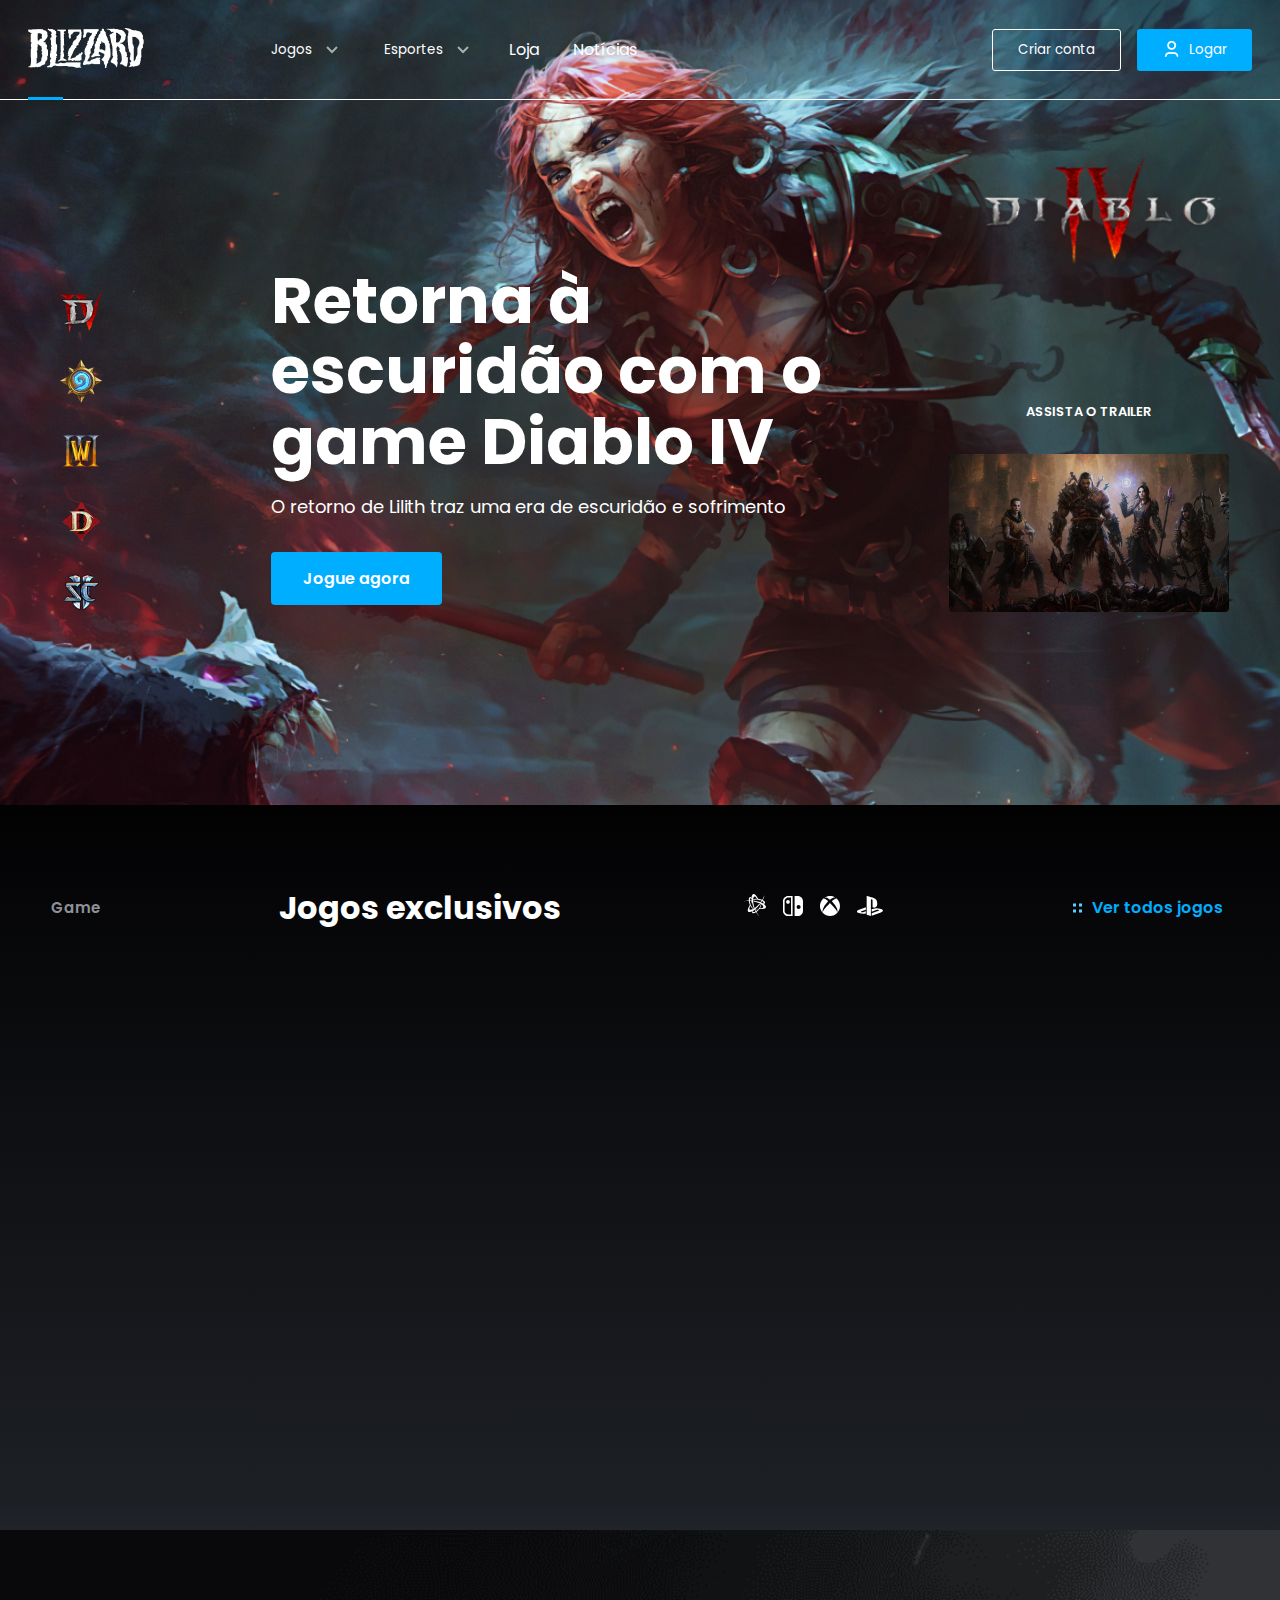
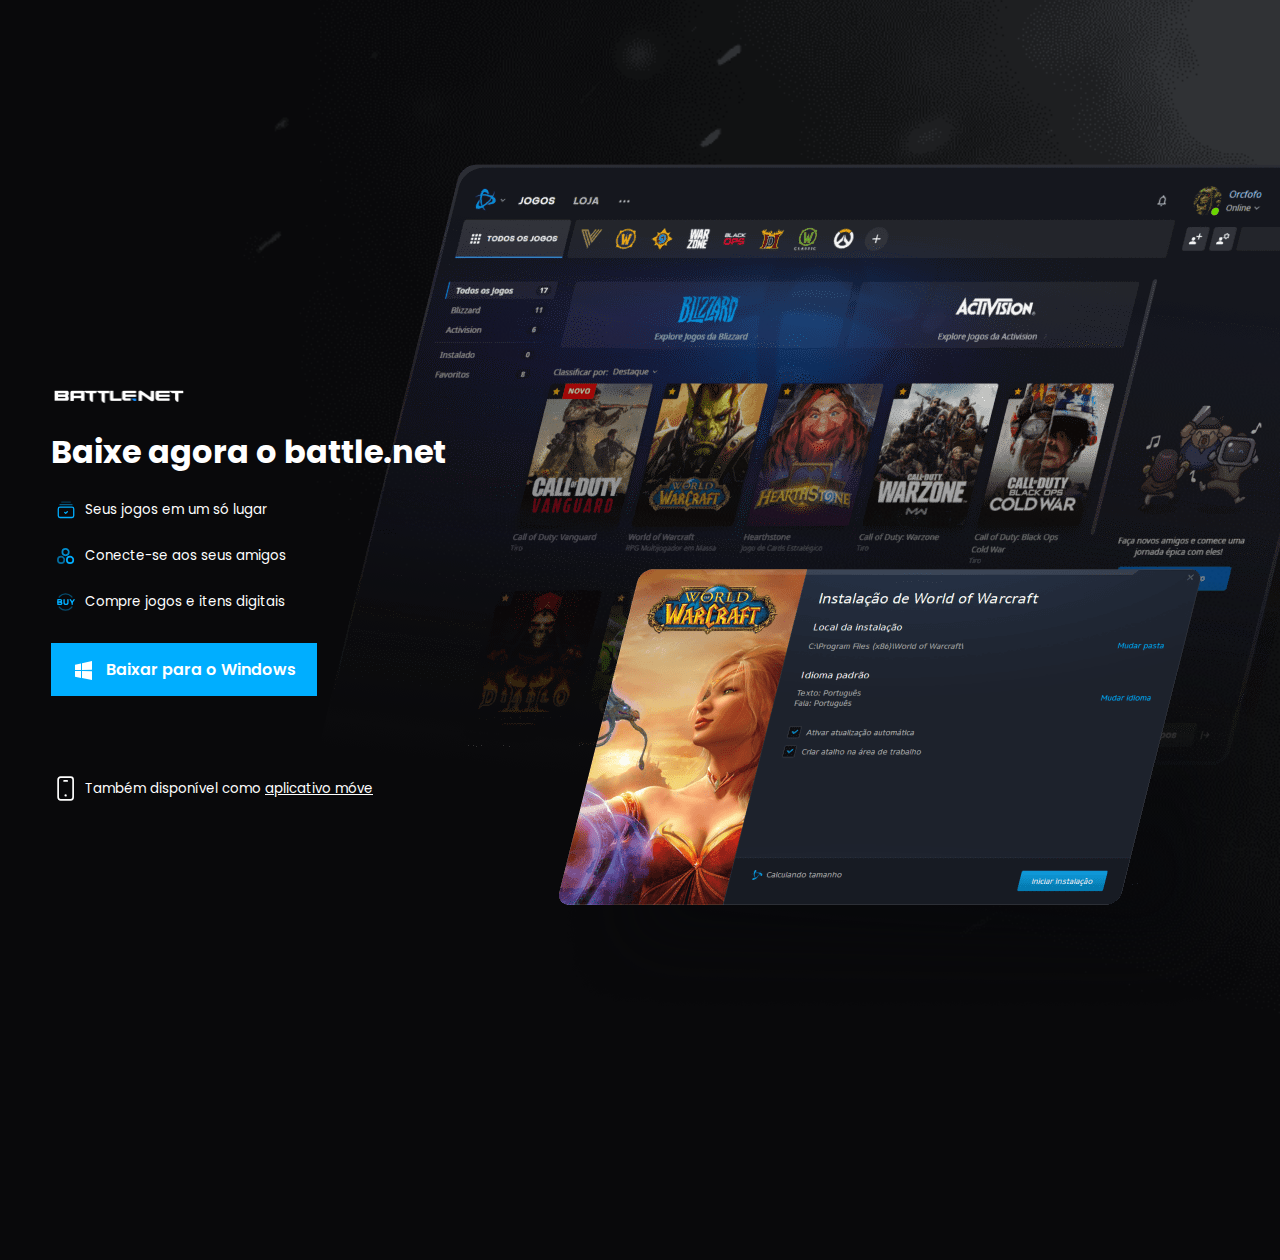
<file: index.html>
<!DOCTYPE html>
<html lang="pt-BR">

<head>
    <meta charset="UTF-8">
    <meta name="viewport" content="width=device-width, initial-scale=1.0">
    <link rel="preconnect" href="https://fonts.googleapis.com">
    <link rel="preconnect" href="https://fonts.gstatic.com" crossorigin>
    <link
        href="https://fonts.googleapis.com/css2?family=League+Spartan:wght@300;400;500;600&family=Montserrat:wght@600&family=Poppins:wght@500;700&family=Raleway:wght@500;600;700&display=swap"
        rel="stylesheet">
    <title>Document</title>
    <link rel="stylesheet" href="sass/main.css">
    <script src="js/script.js" defer></script>
</head>

<body>
        <header>
            <div class="center">
                
                <div class="cabecalho">
                    <div class="novigation">
                        <div class="logo">
                            <img src="assets/logo-blizzard.png" alt="logo" loading="lazy" loading="eager">
                            <span class="progress-bar"></span>
                        </div>
                        <nav>
                            <button class="open_button_jogos">
                                <p>Jogos</p>
                                <svg xmlns="http://www.w3.org/2000/svg" width="12" height="8" viewBox="0 0 12 8"
                                    fill="none">
                                    <path opacity="0.6" d="M1 1L6 6L11 1" stroke="white" stroke-width="2" />
                                </svg>
                            </button>
                            <button class="open_button_esportes">
                                <p>Esportes</p>
                                <svg xmlns="http://www.w3.org/2000/svg" width="12" height="8" viewBox="0 0 12 8"
                                    fill="none">
                                    <path opacity="0.6" d="M1 1L6 6L11 1" stroke="white" stroke-width="2" />
                                </svg>
                            </button>
                            <a href="">Loja</a>
                            <a href="">Notícias</a>
                        </nav>
                    </div>
                    <div class="menu_bar">
                        <div class="buttons">
                            <button class="criar" onclick="chamarModal()"><span>Criar conta</span></button>
                            <button class="logar" id="logar" onclick="chamarModal()">
                                <img src="assets/banner-hero/icons/icons.png" alt="icone" loading="lazy" loading="eager">
                                <span>Logar</span>
                            </button>
                        </div>
                        <button class="button_bar">
                            <svg xmlns="http://www.w3.org/2000/svg" width="28" height="21" viewBox="0 0 28 21" fill="none">
                                <path d="M0 1H28" stroke="white" stroke-width="1.5" />
                                <path d="M0 10.3334H28" stroke="white" stroke-width="1.5" />
                                <path d="M0 19.6666H28" stroke="white" stroke-width="1.5" />
                            </svg>
                        </button>
                    </div>
                </div>
                <div class="content_esportes" id="section1">
                    <div class="section_bar">
                        <span>
                            <a href="#">
                                <img src="assets/banner-hero/esportes_1.png" alt="banner-hero" loading="lazy" loading="eager">
                                <p>Hearthstone® masters</p>
                            </a>
                        </span>
                        <span>
                            <a href="#">
                                <img src="assets/banner-hero/esportes_2.png" alt="banner-hero" loading="lazy" loading="eager">
                                <p>Campeonato Mundial de Arena WoW®</p>
                            </a>
                        </span>
                        <span>
                            <a href="#">
                                <img src="assets/banner-hero/esportes_3.png" alt="banner-hero" loading="lazy" loading="eager">
                                <p>StarCraft® II WCS</p>
                            </a>
                        </span>
                        <span>
                            <a href="#">
                                <img src="assets/banner-hero/esportes_4.png" alt="banner-hero" loading="lazy" loading="eager">
                                <p>Copa Mundial de Overwatch®</p>
                            </a>
                        </span>
                        <span>
                            <a href="#">
                                <img src="assets/banner-hero/esportes_5.png" alt="banner-hero" loading="lazy" loading="eager">
                                <p>Liga de Overwatch®</p>
                            </a>
                        </span>
                    </div>
                    <footer>
                        <a href=""><img src="assets/banner-hero/icons/trofeu.svg" alt="banner-hero" loading="lazy" loading="eager">Torneios da comunidade</a>
                    </footer>
                </div>
                <div class="content_jogos" id="section2">
                    <div class="jogos">
                        <a href="#"><img src="assets/banner-hero/icons/game-1.png" alt="" loading="eager"><p>Diablo® II ressurected</p></a>
                        <a href="#"><img src="assets/banner-hero/icons/game-2.png" alt="" loading="eager"><p>Overwatch® 2</p></a>
                        <a href="#"><img src="assets/banner-hero/icons/game-3.png" alt="" loading="eager"><p>World of Warcraft®</p></a>
                        <a href="#"><img src="assets/banner-hero/icons/game-4.png" alt="" loading="eager"><p>Hearthstone®</p></a>
                        <a href="#"><img src="assets/banner-hero/icons/game-55.png" alt="" loading="eager"><p>Heroes of the storm®</p></a>
                        <a href="#"><img src="assets/banner-hero/icons/game-6.png" alt="" loading="eager"><p>Warcraft® III Reforged</p></a>
                        <a href="#"><img src="assets/banner-hero/icons/game-7.png" alt="" loading="eager"><p>Diablo® IV</p></a>
                        <a href="#"><img src="assets/banner-hero/icons/game-8.png" alt="" loading="eager"><p>Diablo® Immortal</p></a>
                        <a href="#"><img src="assets/banner-hero/icons/game-9.png" alt="" loading="eager"><p>Diablo® Immortal</p></a>
                        <a href="#"><img src="assets/banner-hero/icons/game-10.png" alt="" loading="eager"><p>StarCraft® II</p></a>
                        <a href="#"><img src="assets/banner-hero/icons/game-11.png" alt="" loading="eager"><p>StarCraft® Remastered</p></a>
                        <a href="#"><img src="assets/banner-hero/icons/game-12.png" alt="" loading="eager"><p>Arcade da Blizzard®</p></a>
                    </div>
                    <footer>
                        <a href="#"><img src="assets/banner-hero/jogos_logo/ver_todos.svg" alt="" loading="eager">Ver todos jogos</a>
                        <a href="#"><img src="assets/banner-hero/jogos_logo/logo.svg" alt="" loading="eager">Aplicativo Battle.net</a>
                        <a href="#"><img src="assets/banner-hero/jogos_logo/dowload.svg" alt="" loading="eager">Downloads</a>
                        <a href="#"><img src="assets/banner-hero/jogos_logo/forum.svg" alt="" loading="eager">Fóruns dos jogos</a>
                    </footer>
                </div>
            </div>

            <div class="modal">
                <div class="email">
                    <button class="button_close">
                        <img src="assets/close.svg" alt="">
                    </button>
                    <form>
                        <div class="logo_modal">
                            <img src="assets/logo-battle-net.png" alt="">
                        </div>
    
                        <div class="dados">
                            <input type="text" placeholder="E-mail ou telefone">
                            <input type="password" placeholder="Senha">
                            <button>Cadastrar-se</button>
                        </div>
    
                        <div class="sicial_links">
                            <p>ou conecte-se com</p>
                            <div class="social">
                                <a href="#">
                                    <img src="assets/logo_gogle.svg" alt="">
                                </a>
                                <a href="#">
                                    <img src="assets/logo_ap.svg" alt="">
                                </a>
                                <a href="#">
                                    <img src="assets/logo_face.svg" alt="">
                                </a>
                            </div>
                        </div>
    
                        <div class="footer_modal">
                            <p>
                                <a href="">Crie uma conta</a> Battle.net de graça
                            </p>
                            <a href="">Não consegue logar?</a>
                        </div>
                    </form>
                </div>
            </div>

            <section class="Banner_hero">
                <section class="content_1">
                    <div class="left_button">
                        <button id="1"><img src="assets/banner-hero/icons/game-7.png" alt=""></button>
                        <button id="2"><img src="assets/banner-hero/icons/game-4.png" alt=""></button>
                        <button id="3"><img src="assets/banner-hero/icons/game-6.png" alt=""></button>
                        <button id=""><img src="assets/banner-hero/icons/game-8.png" alt=""></button>
                        <button id=""><img src="assets/banner-hero/icons/game-10.png" alt=""></button>
                    </div>
                    <div class="conteudo_section_1">
                        <div class="left_content">
                            <h1 id="titulo">Retorna à escuridão com o game Diablo IV</h1>
                            <p id="paragrafo">O retorno de Lilith traz uma era de escuridão e sofrimento</p>
                            <button>Jogue agora</button>
                        </div>
                        <div class="right_content">
                            <img class="logo_app" src="assets/banner-hero/games/diablo-logo.png" alt="">
                            <div class="container">
                                <p>Assista o trailer</p>
                                <img class="capaGif" src="assets/banner-hero/games/diablo-animation-cover.png" alt="">
                                <div class="overlay">
                                    <img id="imagem" src="assets/banner-hero/games/diablo-animation.gif" alt="">
                                </div>
                            </div>
                        </div>
                    </div>
                </section>
                <div class="progres"></div>
            </section>
        </header>



        <section class="Jogos_Exclusivo">
            <div class="app_card">
                <div class="header">
                    <p>Game</p>

                    <h2>Jogos exclusivos</h2>


                    <div class="logos">
                        <button>
                            <img src="assets/banner-hero/jogos_logo/logoBR.svg" alt="">
                        </button>
                        <button>
                            <img src="assets/banner-hero/jogos_logo/cel.svg" alt="">
                        </button>
                        <button>
                            <img src="assets/banner-hero/jogos_logo/xbox.svg" alt="">
                        </button>
                        <button>
                            <img src="assets/banner-hero/jogos_logo/plays.svg" alt="">
                        </button>
                    </div>

                    <div class="ver_todos">
                        <button>
                            <svg xmlns="http://www.w3.org/2000/svg" width="9" height="10" viewBox="0 0 9 10" fill="none">
                                <rect y="0.5" width="3" height="3" fill="#61CDFF"/>
                                <rect y="6.5" width="3" height="3" fill="#61CDFF"/>
                                <rect x="6" y="0.5" width="3" height="3" fill="#61CDFF"/>
                                <rect x="6" y="6.5" width="3" height="3" fill="#61CDFF"/>
                              </svg>
                            <p>Ver todos jogos</p>
                        </button>
                    </div>
                </div>

                <div class="cards">
                    <!-- <div class="card">
                        <div class="texto">
                            <img src="assets/banner-hero/games/diablo-animation-cover.png" alt="">

                            <p>Diablo II: Resurrected</p>
                            <span>RPG de ação</span>
                        </div>
                        <img class="relative" src="assets/banner-hero/games/diablo-logo.png" alt="">
                    </div> -->
                    <div class="card_mais">
                        <!-- <div class="ver_todos">
                            <img src="assets/logo-blizzard.png" alt="">
                            <button>
                                <svg xmlns="http://www.w3.org/2000/svg" width="9" height="10" viewBox="0 0 9 10" fill="none">
                                    <rect y="0.5" width="3" height="3" fill="#61CDFF"/>
                                    <rect y="6.5" width="3" height="3" fill="#61CDFF"/>
                                    <rect x="6" y="0.5" width="3" height="3" fill="#61CDFF"/>
                                    <rect x="6" y="6.5" width="3" height="3" fill="#61CDFF"/>
                                  </svg>
                                <p>Ver todos jogos</p>
                            </button>
                        </div> -->
                    </div>
                </div>
            </div>
        </section>

        <footer class="footer">
            <div class="app_footer">
                <div class="flex">
                    <div class="content_footer">
                        <img src="assets/logo-battle-net.png" alt="">
                        <h2>Baixe agora o battle.net</h2>
                        <div class="componentes">
                            <button>
                                <img src="assets/footer/arquivos.svg" alt="">
                                <p>Seus jogos em um só lugar</p>
                            </button>
                            <button>
                                <img src="assets/footer/conectar.svg" alt="">
                                <p>Conecte-se aos seus amigos</p>
                            </button>
                            <button>
                                <img src="assets/footer/buy.svg" alt="">
                                <p>Compre jogos e itens digitais</p>
                            </button>
                            
                        </div>
                        <button id="botaoDownload">
                            <img src="assets/footer/icon-windows.svg" alt="">
                            <p>Baixar para o Windows</p>
                        </button>
    
                        <button class="aplicativo">
                            <img src="assets/footer/celular.svg" alt="">
                            <p>Também disponível como <a href="">aplicativo móve</a></p>
                        </button>
                    </div>
    
                    <div class="ilustration">
                        <img class="ilustration_img1" src="assets/ilustrations/app.png" alt="">
                        <img class="ilustration_img" src="assets/ilustrations/app-mini.png" alt="">
                    </div>
                </div>
            </div>
        </footer>



</body>

</html>
</file>
<file: sass/main.css>
:root {
  --colors-blue: #00AEFF;
  --colors-white: #FFF;
  --colors-gray-1: #E5E5E5;
  --colors-gray-2: #8F9199;
  --colors-gray-3: #828792;
  --colors-gray-4: #9D9D9D;
  --colors-neutral: #15171B;
  --colors-gradient-1: linear-gradient(136.72deg, rgba(7, 7, 10, 0.86) 19.22%, rgba(15, 16, 22, 0.5) 76.59%);
  --colors-black: #020203;
  --colors-gradient-2: linear-gradient(180deg, #020203 0%, rgba(14, 17, 23, 0.92) 96.35%, rgba(14, 17, 23, 0.9) 100%);
  --fonts-poppins: Poppins, sans-serif;
}

* {
  font-family: var(--fonts-poppins);
}

button {
  cursor: pointer;
}

/* Reset CSS */
html, body, div, span, applet, object, iframe,
h1, h2, h3, h4, h5, h6, p, blockquote, pre,
a, abbr, acronym, address, big, cite, code,
del, dfn, em, img, ins, kbd, q, s, samp,
small, strike, strong, sub, sup, tt, var,
b, u, i, center,
dl, dt, dd, ol, ul, li,
fieldset, form, label, legend,
table, caption, tbody, tfoot, thead, tr, th, td {
  margin: 0;
  padding: 0;
  border: 0;
  outline: 0;
  font-size: 100%;
  vertical-align: baseline;
  background: transparent;
}

a {
  text-decoration: none;
}

body {
  line-height: 1;
}

ol, ul {
  list-style: none;
}

blockquote, q {
  quotes: none;
}

blockquote:before, blockquote:after,
q:before, q:after {
  content: "";
  content: none;
}

table {
  border-collapse: collapse;
  border-spacing: 0;
}

header {
  transition: all 0.7s ease;
  background-image: url("../assets/banner-hero/games/diablo-bg.png");
  background-position: center center;
  background-repeat: no-repeat;
  background-size: cover;
}
header .center {
  border-bottom: 1px solid var(--colors-white);
  margin: 0 auto;
  max-width: 1521px;
  width: 100%;
}
header .center .cabecalho {
  padding: 28px;
  display: flex;
  flex-direction: row;
  justify-content: space-between;
  align-items: center;
  position: relative;
  z-index: 10;
}
header .center .cabecalho .logo {
  color: var(--colors-white);
  border: none;
  border-radius: 5px;
  cursor: pointer;
  position: relative;
  transition: background-color 0.3s;
}
header .center .cabecalho .logo .progress-bar {
  position: absolute;
  bottom: -29px;
  left: 0;
  width: 30%;
  height: 3px;
  background-color: var(--colors-blue);
  transition: width 0.3s;
}
header .center .cabecalho .logo:hover .progress-bar {
  width: 100%;
}
header .center .cabecalho .novigation {
  display: flex;
  flex-direction: row;
  align-items: center;
  gap: 121px;
}
header .center .cabecalho .menu_bar {
  display: flex;
  flex-direction: row;
  gap: 89px;
  align-items: center;
  justify-content: space-between;
}
header .center .cabecalho .menu_bar .buttons {
  gap: 16px;
  display: flex;
  flex-direction: row;
  flex-wrap: wrap;
}
header .center .cabecalho .menu_bar .buttons button {
  background: transparent;
  padding: 10px 25.231px;
  border-radius: 3px;
  color: var(--colors-white);
  cursor: pointer;
}
header .center .cabecalho .menu_bar .buttons .criar {
  border: 0.788px solid #FFF;
  color: #fff;
  position: relative;
  overflow: hidden;
}
header .center .cabecalho .menu_bar .buttons .criar span {
  position: relative;
  z-index: 1;
}
header .center .cabecalho .menu_bar .buttons .criar::before {
  content: "";
  position: absolute;
  top: 0;
  left: -100%;
  width: 100%;
  height: 100%;
  background-color: var(--colors-white);
  transform: translateX(0);
  transition: transform 0.5s;
}
header .center .cabecalho .menu_bar .buttons .criar:hover::before {
  transform: translateX(100%);
}
header .center .cabecalho .menu_bar .buttons .criar:hover {
  color: #000;
}
header .center .cabecalho .menu_bar .buttons .logar {
  display: flex;
  justify-content: center;
  align-items: center;
  gap: 6.308px;
  background: var(--colors-blue);
  border: none;
}
header .center .cabecalho .menu_bar .button_bar {
  background-color: transparent;
  border: none;
}

a {
  color: var(--colors-white);
}

@media (max-width: 600px) {
  header .center .cabecalho .menu_bar .buttons {
    display: none;
  }
}
body {
  background-color: #ccc;
}

nav {
  display: flex;
  flex-direction: row;
  justify-content: space-between;
  align-items: center;
  gap: 34px;
}
nav button {
  background-color: transparent;
  display: flex;
  flex-direction: row;
  gap: 14px;
  align-items: center;
  border: none;
  color: var(--colors-white);
  cursor: pointer;
}
nav a {
  color: var(--colors-white);
  text-decoration: none;
}

.button_bar {
  display: none;
}

@media (max-width: 978px) {
  nav {
    display: none;
  }
  .button_bar {
    display: block;
  }
}
:root {
  --cor-1: #00AEFF;
  --cor-2: #fff;
}

.modal {
  background: url("../assets/modal.png"), lightgray 50%/cover no-repeat;
  box-shadow: 0px 4px 4px 0px rgba(0, 0, 0, 0.25);
  max-width: 696px;
  padding: 20px;
  position: absolute;
  margin: 0 auto;
  top: 76px;
  right: 0;
  left: 0;
  display: none;
  border-radius: 4px;
  z-index: 100;
  opacity: 0;
}
.modal .email .button_close {
  border: none;
  display: flex;
  justify-content: end;
  width: 100%;
  background-color: transparent;
}
.modal .email form {
  display: flex;
  flex-direction: column;
  align-items: center;
  text-align: center;
  gap: 40px;
  max-width: 426px;
  margin: 0 auto;
}
.modal .email form .dados {
  display: flex;
  flex-direction: column;
  gap: 16px;
  width: 100%;
}
.modal .email form .dados input {
  padding: 13px;
  border-radius: 4px;
  outline: 0;
  border: none;
}
.modal .email form .dados button {
  padding: 13px;
  border-radius: 4px;
  background: var(--cor-1);
  color: var(--cor-2);
  border: none;
}
.modal .email form .sicial_links {
  display: flex;
  flex-direction: column;
  gap: 16px;
  color: var(--cor-2);
}
.modal .email form .sicial_links a {
  display: inline-block;
}
.modal .email form .footer_modal {
  display: flex;
  flex-direction: column;
  gap: 16px;
  color: var(--cor-2);
}
.modal .email form .footer_modal a {
  color: var(--cor-1);
}

header {
  display: flex;
  flex-direction: column;
  margin: 0 auto;
}
header .content_esportes {
  background: var(--colors-gradient-1);
  display: flex;
  flex-direction: column;
  align-items: center;
  justify-content: space-between;
  height: -moz-fit-content;
  height: fit-content;
  max-height: 0;
  position: absolute;
  top: 0;
  overflow: hidden;
  z-index: 5;
  margin: auto;
  transition: all 0.5s ease 0s;
  -webkit-backdrop-filter: blur(6px);
          backdrop-filter: blur(6px);
  width: 100%;
  width: 100%;
  max-width: 1525px;
  top: 0;
  left: 0;
  right: 0;
}
header .content_esportes .section_bar {
  width: 100%;
  max-width: 1216px;
  display: flex;
  flex-direction: row;
  padding: 55px 0;
  align-items: center;
  margin: 115px auto 0px;
  flex-wrap: wrap;
}
header .content_esportes .section_bar span {
  margin: auto;
  display: flex;
  flex-direction: column;
  align-items: center;
  justify-content: center;
}
header .content_esportes .section_bar span a {
  color: var(--colors-white);
  display: flex;
  flex-direction: column;
  gap: 23px;
  align-items: center;
  justify-content: center;
  text-align: center;
  max-width: 170px;
  text-decoration: none;
}
header .content_esportes .section_bar span a img {
  display: block;
  -o-object-fit: cover;
     object-fit: cover;
  width: 100%;
  transition: transform 0.3s ease-in-out;
}
header .content_esportes .section_bar span a img:hover {
  transform: scale(1.1); /* Aumenta em 10% */
}
header .content_esportes footer {
  width: 100%;
  background-color: var(--colors-neutral);
  width: 100%;
  padding: 24px 0;
  text-align: center;
}
header .content_esportes footer a {
  display: flex;
  flex-direction: row;
  align-items: center;
  gap: 10px;
  justify-content: center;
  text-decoration: none;
}
header .content_esportes.show {
  max-height: 1300px;
  min-height: -moz-fit-content;
  min-height: fit-content;
}

@media (max-width: 400px) {
  .content_esportes.show {
    height: -moz-fit-content;
    height: fit-content;
  }
}
.content_jogos {
  background: var(--colors-gradient-1);
  display: flex;
  flex-direction: column;
  align-items: center;
  justify-content: space-between;
  max-height: 0;
  position: absolute;
  top: 0;
  overflow: hidden;
  z-index: 5;
  margin: auto;
  transition: all 0.5s ease 0s;
  -webkit-backdrop-filter: blur(6px);
          backdrop-filter: blur(6px);
  width: 100%;
  width: 100%;
  max-width: 1525px;
  top: 0;
  left: 0;
  right: 0;
}
.content_jogos .jogos {
  width: 100%;
  max-width: 1216px;
  display: flex;
  flex-direction: row;
  padding: 55px 0;
  align-items: center;
  margin: 115px auto 0px;
  flex-wrap: wrap;
  text-align: center;
  gap: 32px;
}
.content_jogos .jogos a {
  display: flex;
  flex-direction: column;
  align-items: center;
  width: 176px;
  margin: auto;
  align-items: center;
  padding: 33px 0;
  gap: 8px;
}
.content_jogos .jogos a img {
  width: 100%;
  max-width: 69.396px;
  display: block;
  -o-object-fit: cover;
     object-fit: cover;
  width: 100%;
  transition: transform 0.3s ease-in-out;
}
.content_jogos .jogos a img:hover {
  transform: scale(1.1); /* Aumenta em 10% */
}
.content_jogos footer {
  width: 100%;
  background-color: var(--colors-neutral);
  width: 100%;
  padding: 24px 0;
  text-align: center;
  display: flex;
  flex-direction: row;
  flex-wrap: wrap;
  align-items: center;
  justify-content: center;
  gap: 64px;
}
.content_jogos footer a {
  display: flex;
  flex-direction: row;
  gap: 10px;
  align-items: center;
}

.content_jogos.show {
  max-height: 1300px;
}

.Banner_hero {
  max-width: 1521px;
  margin: auto;
  background: transparent;
}
.Banner_hero .content_1 {
  margin: 32px 51px;
  display: flex;
  flex-direction: row;
  gap: 160px;
  align-items: center;
  justify-content: space-evenly;
}
.Banner_hero .content_1 .left_button {
  display: flex;
  flex-direction: column;
  justify-content: space-between;
  align-items: center;
  flex-wrap: wrap;
  gap: 20px;
}
.Banner_hero .content_1 .left_button button {
  background: transparent;
  border: none;
}
.Banner_hero .content_1 .left_button button img {
  display: block;
  max-width: 48px;
}
.Banner_hero .content_1 .conteudo_section_1 {
  display: flex;
  flex-direction: row;
  align-items: center;
  gap: 9%;
}
.Banner_hero .content_1 .conteudo_section_1 h1 {
  color: var(--colors-white);
  font-family: Poppins;
  font-size: 64px;
  font-style: normal;
  font-weight: 700;
  line-height: 110.2%; /* 70.528px */
  margin-bottom: 16px;
}
.Banner_hero .content_1 .conteudo_section_1 p {
  color: var(--colors-white);
  font-size: 18px;
  font-style: normal;
  font-weight: 400;
  line-height: normal;
  letter-spacing: -0.09px;
  margin-bottom: 32px;
  border-radius: 4px;
}
.Banner_hero .content_1 .conteudo_section_1 button {
  padding: 14px 32px;
  background: var(--colors-blue);
  color: var(--colors-white);
  text-align: center;
  font-family: Poppins;
  font-size: 16px;
  font-style: normal;
  font-weight: 600;
  line-height: normal;
  border: none;
  border-radius: 4px;
  margin-bottom: 31px;
}
.Banner_hero .content_1 .conteudo_section_1 .right_content {
  display: flex;
  flex-direction: column;
  align-items: center;
  gap: 112px;
}
.Banner_hero .content_1 .conteudo_section_1 .right_content img {
  display: block;
  width: 100%;
  width: 280px;
  height: 158px;
  flex-shrink: 0;
  -o-object-fit: cover;
     object-fit: cover;
}
.Banner_hero .content_1 .conteudo_section_1 .right_content .container {
  display: flex;
  flex-direction: column;
  position: relative;
  text-align: end;
  overflow: hidden;
}
.Banner_hero .content_1 .conteudo_section_1 .right_content .container p {
  color: var(--colors-white);
  text-align: center;
  font-family: Poppins;
  font-size: 13px;
  font-style: normal;
  font-weight: 600;
  line-height: normal;
  text-transform: uppercase;
}
.Banner_hero .content_1 .conteudo_section_1 .right_content .container .overlay {
  position: relative;
  top: -159px;
  height: 100%;
  width: 100%;
  display: flex;
  justify-content: center;
  align-items: center;
  opacity: 0;
  transition: opacity 0.3s ease;
}
.Banner_hero .content_1 .conteudo_section_1 .right_content .container .overlay:hover {
  opacity: 1; /* Mostrar a cobertura quando o mouse passa por cima */
}
.Banner_hero .progres {
  background: var(--colors-blue);
  height: 3px;
  width: 0;
}

@media (max-width: 1010px) {
  .Banner_hero .content_1 {
    flex-direction: column-reverse;
    gap: 0;
    align-items: start;
    margin: 32px 14px;
  }
  .Banner_hero .content_1 .left_button {
    flex-direction: row;
    gap: 11px;
  }
  .Banner_hero .content_1 .conteudo_section_1 {
    gap: 0;
  }
  .Banner_hero .content_1 .conteudo_section_1 h1 {
    color: var(--colors-white);
    font-family: Poppins;
    font-size: 60px;
  }
}
@media (max-width: 800px) {
  .Banner_hero .content_1 .left_button {
    justify-content: space-between;
  }
  .Banner_hero .content_1 .conteudo_section_1 h1 {
    font-size: 40px;
  }
  .Banner_hero .content_1 .conteudo_section_1 .right_content {
    display: none !important;
  }
}
.Jogos_Exclusivo {
  color: var(--colors-white);
  width: 100%;
  background: var(--colors-gradient-2);
}
.Jogos_Exclusivo .app_card {
  max-width: 1521px;
  margin: 0 auto;
  padding: 0 51px;
}
.Jogos_Exclusivo .app_card .header {
  padding: 85px 0;
  width: 100%;
  display: flex;
  flex-direction: row;
  align-items: center;
  justify-content: space-between;
}
.Jogos_Exclusivo .app_card .header p {
  color: #8F9199;
  font-size: 15px;
  font-style: normal;
  font-weight: 600;
  line-height: normal;
}
.Jogos_Exclusivo .app_card .header h2 {
  font-size: 32px;
  font-style: normal;
  font-weight: 700;
  line-height: 110.2%; /* 35.264px */
}
.Jogos_Exclusivo .app_card .header .logos button {
  background: transparent;
  border: none;
  cursor: pointer;
}
.Jogos_Exclusivo .app_card .header .ver_todos button {
  background: transparent;
  border: none;
  color: var(--colors-white);
  display: flex;
  flex-direction: row;
  align-items: center;
  gap: 10px;
}
.Jogos_Exclusivo .app_card .header .ver_todos button p {
  color: var(--colors-blue);
  text-align: center;
  font-family: Poppins;
  font-size: 16px;
  font-style: normal;
  font-weight: 600;
  line-height: normal;
  display: block !important;
}
.Jogos_Exclusivo .app_card .cards {
  display: grid;
  gap: 32px;
  grid-template-columns: repeat(auto-fit, minmax(159px, 287px));
  justify-content: space-between;
  padding-bottom: 107px;
}
.Jogos_Exclusivo .app_card .cards .card {
  position: relative;
  max-height: 460px;
}
.Jogos_Exclusivo .app_card .cards .card p {
  color: #E5E5E5;
  font-size: 19.35px;
  font-style: normal;
  font-weight: 600;
  line-height: normal;
}
.Jogos_Exclusivo .app_card .cards .card span {
  color: #E5E5E5;
  font-size: 15.05px;
  font-style: normal;
  font-weight: 400;
  line-height: normal;
}
.Jogos_Exclusivo .app_card .cards .card .texto {
  display: flex;
  flex-direction: column;
  gap: 17px;
}
.Jogos_Exclusivo .app_card .cards .card .texto img {
  height: 393px;
  display: block;
  max-width: 100%;
  -o-object-fit: cover;
     object-fit: cover;
}
.Jogos_Exclusivo .app_card .cards .card .relative {
  position: relative;
  top: -234px;
  left: 61px;
  right: 0;
}
.Jogos_Exclusivo .app_card .cards .card_mais {
  display: grid;
  place-content: center;
  width: 287px;
  height: 412.8px;
}
.Jogos_Exclusivo .app_card .cards .card_mais .ver_todos {
  display: flex;
  flex-direction: column;
  align-items: center;
  gap: 36px;
}
.Jogos_Exclusivo .app_card .cards .card_mais button {
  display: flex;
  flex-direction: row;
  align-items: center;
  background: transparent;
  justify-content: space-between;
  border: none;
  gap: 13px;
}
.Jogos_Exclusivo .app_card .cards .card_mais button p {
  color: var(--colors-white);
}

@media (max-width: 800px) {
  .Jogos_Exclusivo .app_card {
    padding: 0 14px;
  }
  .Jogos_Exclusivo .app_card .header {
    padding: 85px 0;
    width: 100%;
    display: flex;
    flex-direction: row;
    align-items: center;
    justify-content: space-between;
  }
  .Jogos_Exclusivo .app_card .header p {
    display: none;
  }
  .Jogos_Exclusivo .app_card .header .logos {
    display: none;
  }
  .Jogos_Exclusivo .app_card .cards {
    display: grid;
    gap: 32px;
    grid-template-columns: repeat(auto-fit, minmax(159px, 287px));
    place-content: center;
  }
}
@media (max-width: 768px) {
  .Jogos_Exclusivo .app_card {
    padding: 0 14px;
  }
  .Jogos_Exclusivo .app_card .header h2 {
    font-size: 28px;
  }
  .Jogos_Exclusivo .app_card .header .logos {
    display: none;
  }
}
footer {
  background: url("../assets/footer-background.png");
  background-repeat: no-repeat;
  background-size: cover;
  overflow-x: hidden;
}
footer .app_footer {
  color: var(--colors-white);
  margin: auto;
  max-width: 1521px;
}
footer .app_footer .flex {
  display: flex;
  flex-direction: row;
  padding: 0 51px;
  align-items: center;
}
footer .app_footer .flex .content_footer {
  display: flex;
  flex-direction: column;
  background: transparent;
  gap: 30px;
  position: relative;
  z-index: 5;
}
footer .app_footer .flex .content_footer img {
  display: block;
  width: 133.221px;
}
footer .app_footer .flex .content_footer h2 {
  color: var(--colors-white);
  font-size: 32px;
  font-style: normal;
  font-weight: 700;
  line-height: 110.2%;
  /* 35.264px */
}
footer .app_footer .flex .content_footer .componentes {
  max-width: 1053.325px;
  display: flex;
  flex-direction: column;
  background: transparent;
  gap: 24px;
}
footer .app_footer .flex .content_footer .componentes button {
  color: var(--colors-white);
  display: flex;
  flex-direction: row;
  background: transparent;
  align-items: center;
  gap: 10px;
}
footer .app_footer .flex .content_footer .componentes button img {
  max-width: 18px;
  height: 18px;
}
footer .app_footer .flex .content_footer #botaoDownload {
  background: var(--colors-blue);
  display: flex;
  flex-direction: row;
  align-items: center;
  padding: 14px 0;
  justify-content: center;
  margin-bottom: 49px;
  max-width: 266px;
  width: 100%;
  gap: 10px;
}
footer .app_footer .flex .content_footer #botaoDownload img {
  max-width: 24px;
}
footer .app_footer .flex .content_footer #botaoDownload p {
  color: var(--colors-white);
  text-align: center;
  font-size: 16px;
  font-style: normal;
  font-weight: 600;
  line-height: normal;
}
footer .app_footer .flex .content_footer .aplicativo {
  display: flex;
  flex-direction: row;
  align-items: center;
  gap: 10px;
}
footer .app_footer .flex .content_footer .aplicativo p {
  color: var(--colors-white);
}
footer .app_footer .flex .content_footer .aplicativo p a {
  text-decoration: underline;
}
footer .app_footer .flex .content_footer .aplicativo img {
  display: block;
  max-width: 18px;
}
footer .app_footer .flex .ilustration {
  position: relative;
  z-index: 1;
  display: flex;
  align-items: center;
  place-content: center;
  flex-direction: column;
  width: 60%;
}
footer .app_footer .flex .ilustration .ilustration_img1 {
  position: relative;
  top: 138px;
  animation: float 7s ease-in-out infinite;
}
footer .app_footer .flex .ilustration .ilustration_img {
  position: relative;
  top: -250px;
  right: -150px;
  animation: float 8s ease-in-out infinite;
}
@keyframes float {
  0%, 100% {
    transform: translateY(0);
  }
  50% {
    transform: translateY(-50px);
  }
}

button {
  background: transparent;
  border: none;
}

@media (max-width: 800px) {
  footer .app_footer .flex {
    flex-direction: column;
    padding: 111px 14px 0 14px;
  }
  footer .app_footer .flex .content_footer {
    width: 100%;
  }
  footer .app_footer .flex .ilustration {
    width: 100%;
  }
  footer .app_footer .flex .ilustration .ilustration_img1 {
    position: relative;
    top: 1px;
    display: block;
    width: 100%;
  }
  footer .app_footer .flex .ilustration .ilustration_img {
    position: relative;
    top: -301px;
    right: -100px;
    display: block;
    max-width: 100%;
  }
}
@media (max-width: 400px) {
  footer .app_footer .flex .ilustration {
    width: 100%;
  }
  footer .app_footer .flex .ilustration .ilustration_img1 {
    position: relative;
    top: 45px;
    display: block;
    width: 100%;
  }
  footer .app_footer .flex .ilustration .ilustration_img {
    position: relative;
    top: -90px;
    right: -70px;
    display: block;
    max-width: 100%;
  }
}/*# sourceMappingURL=main.css.map */
</file>
